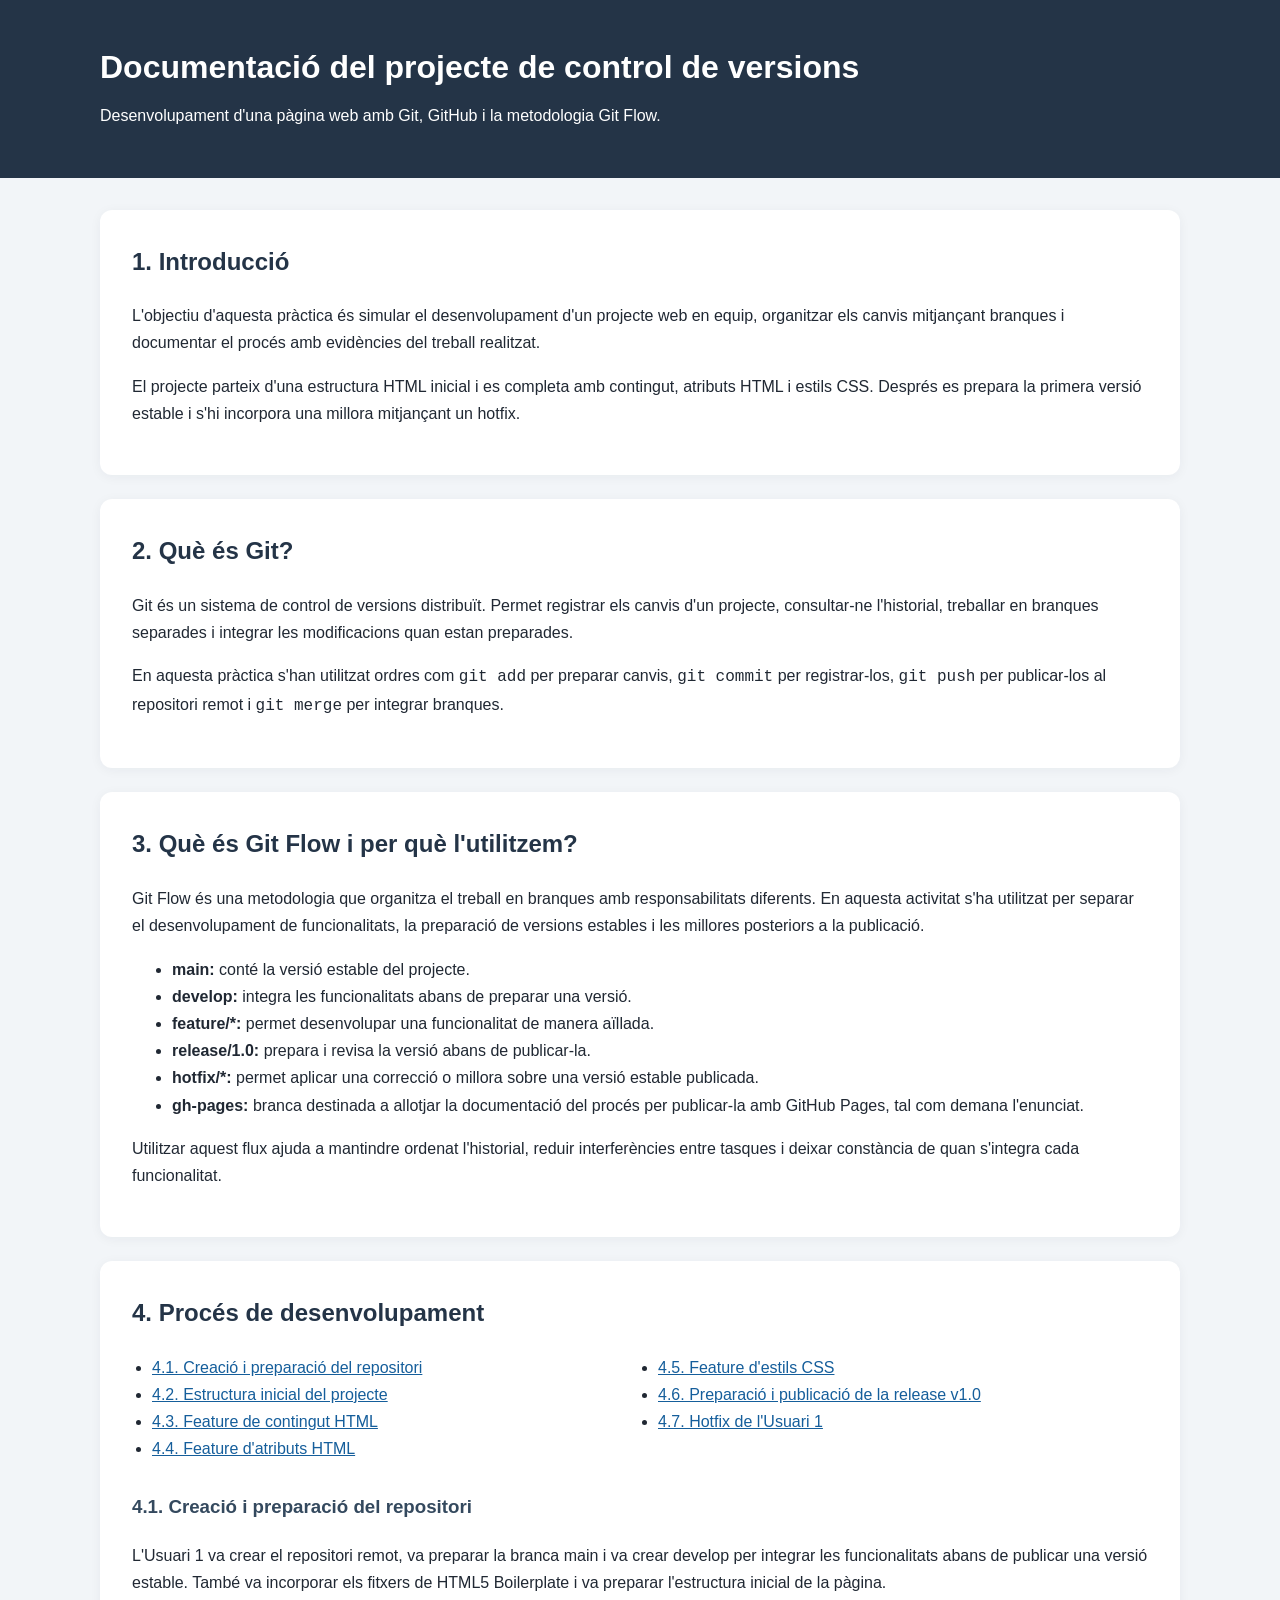
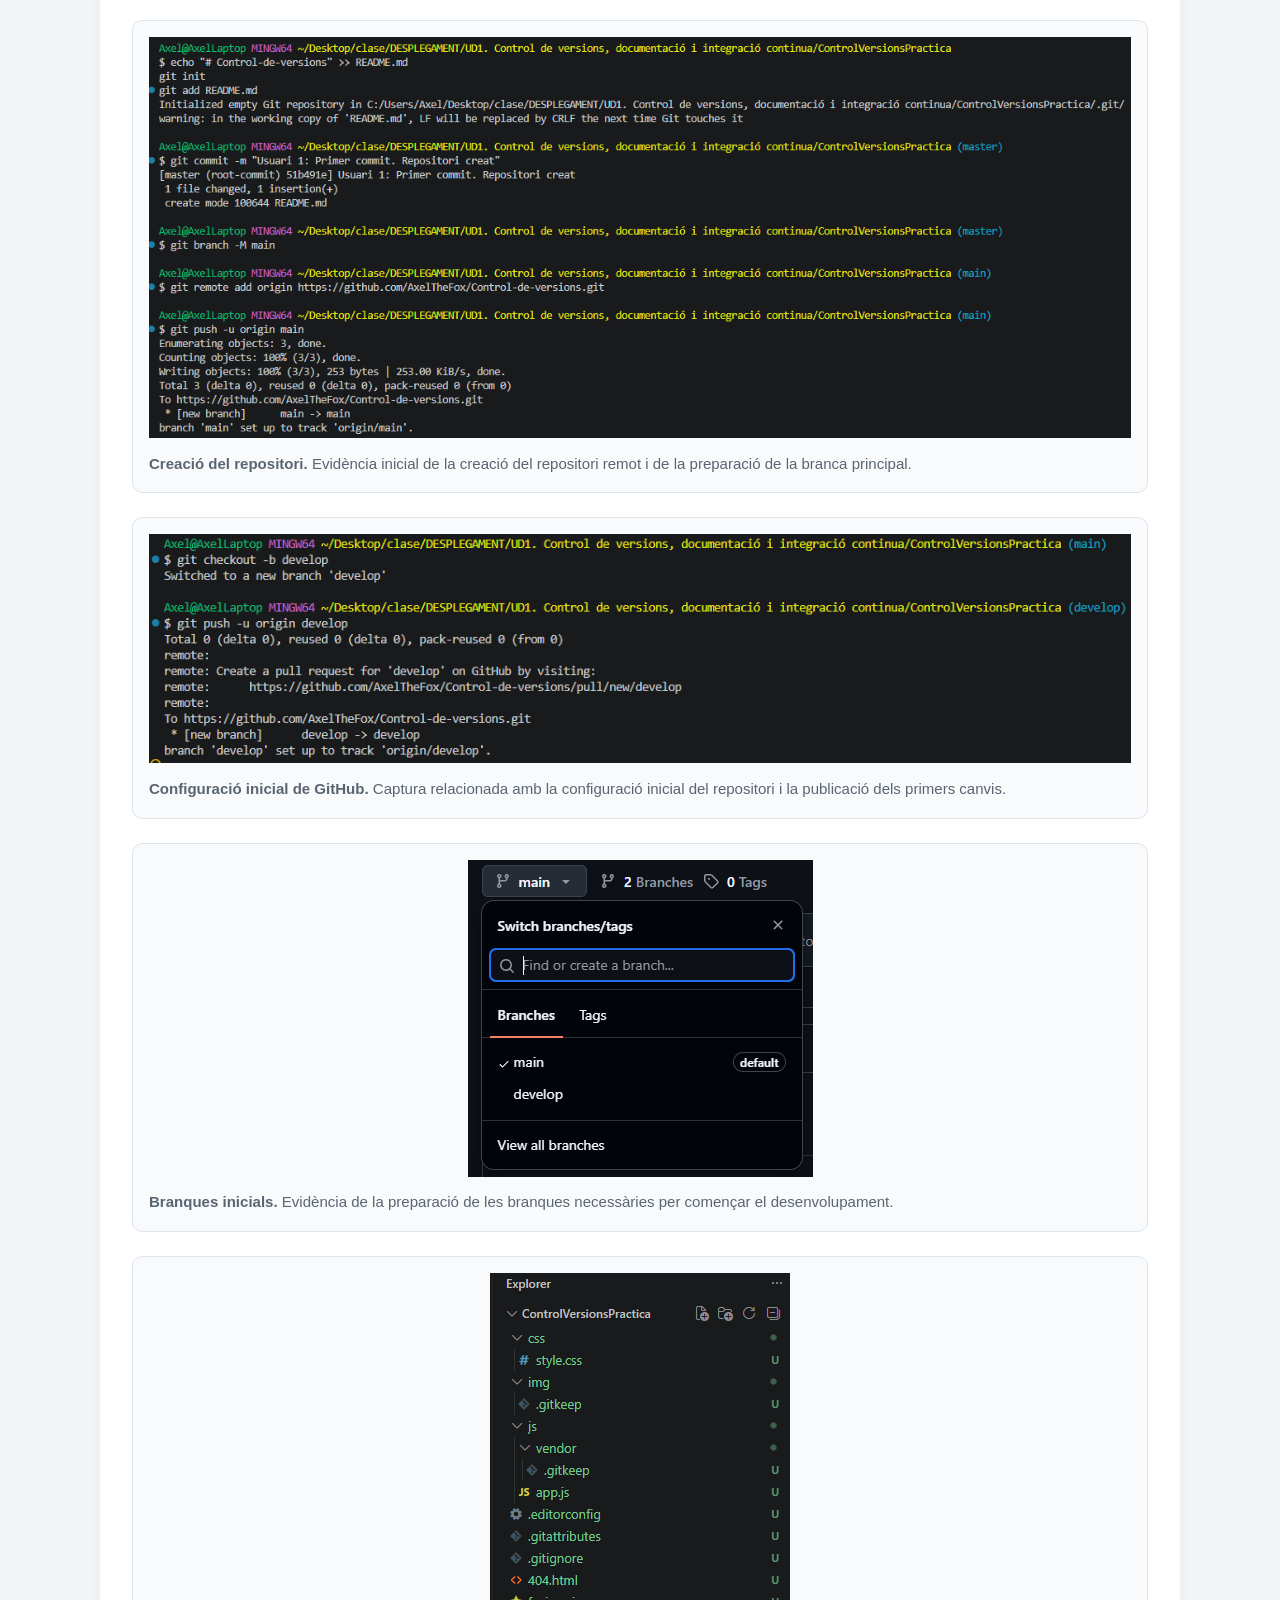
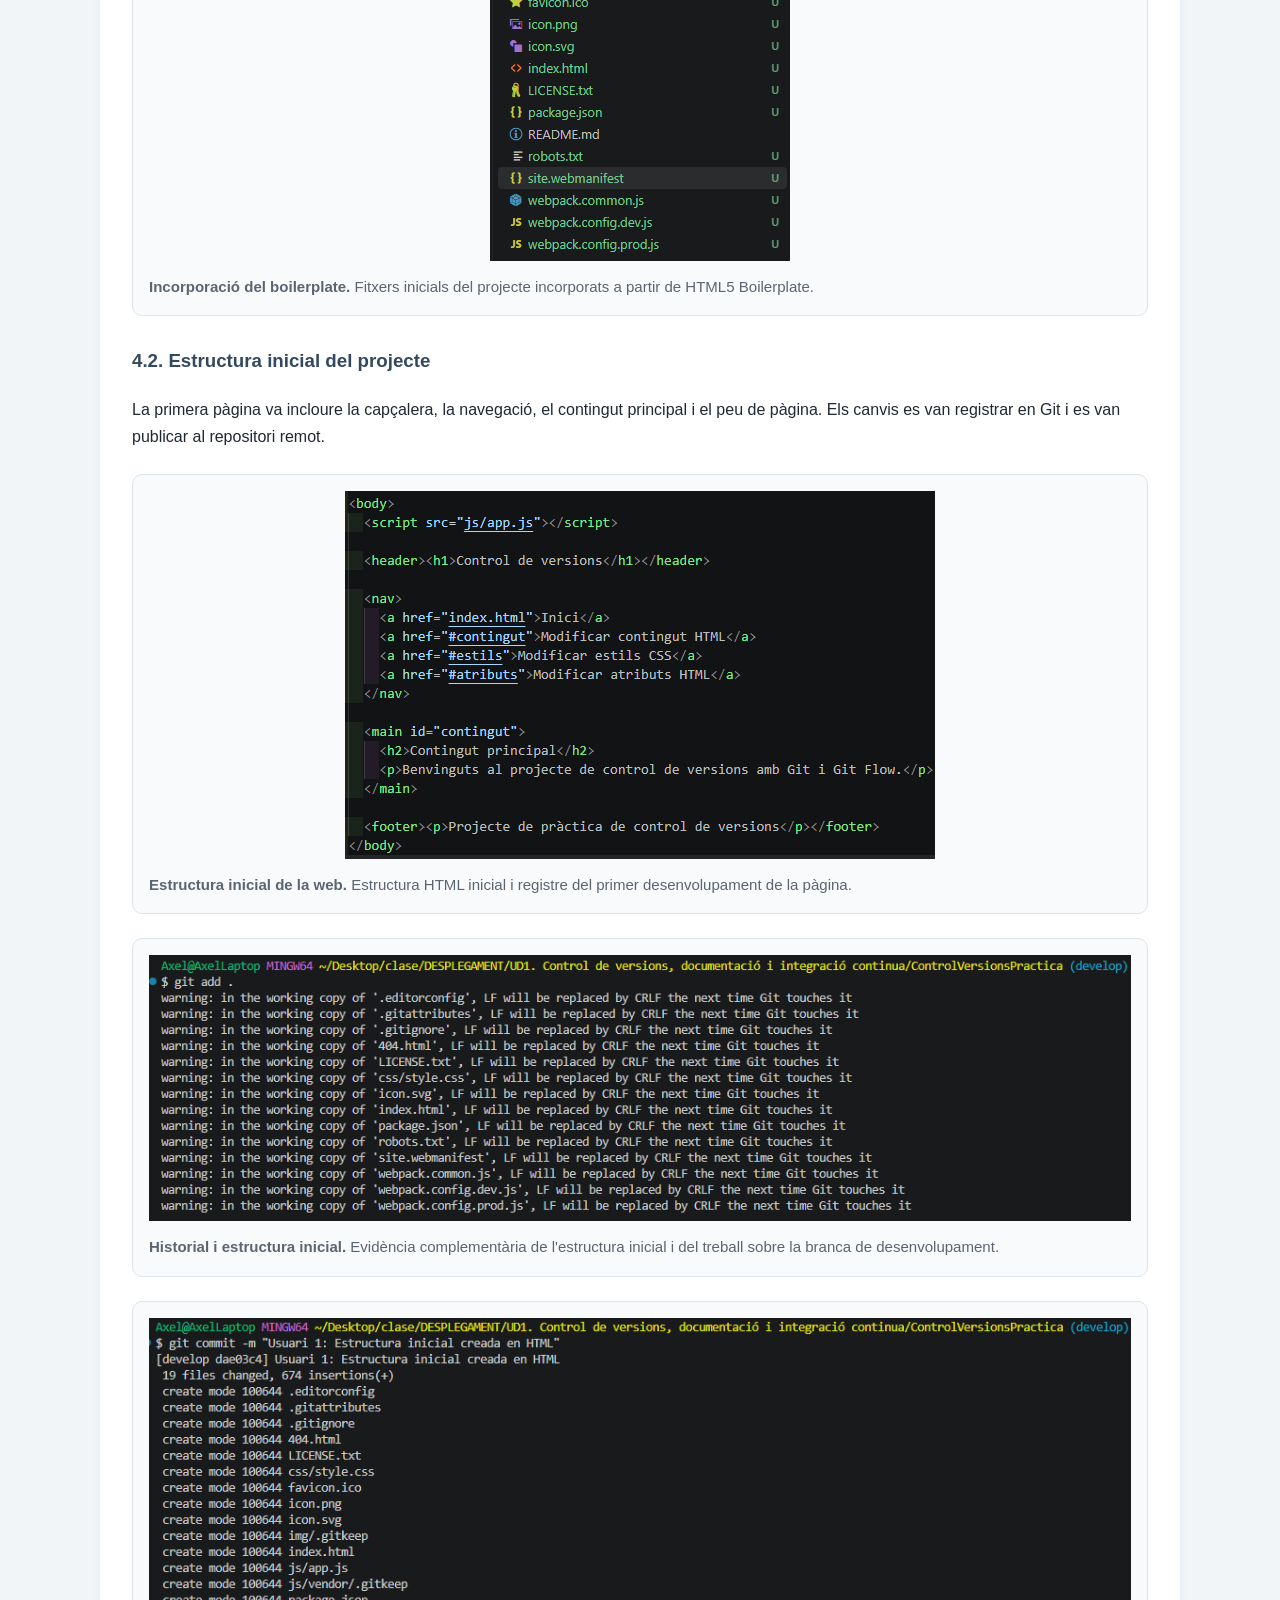
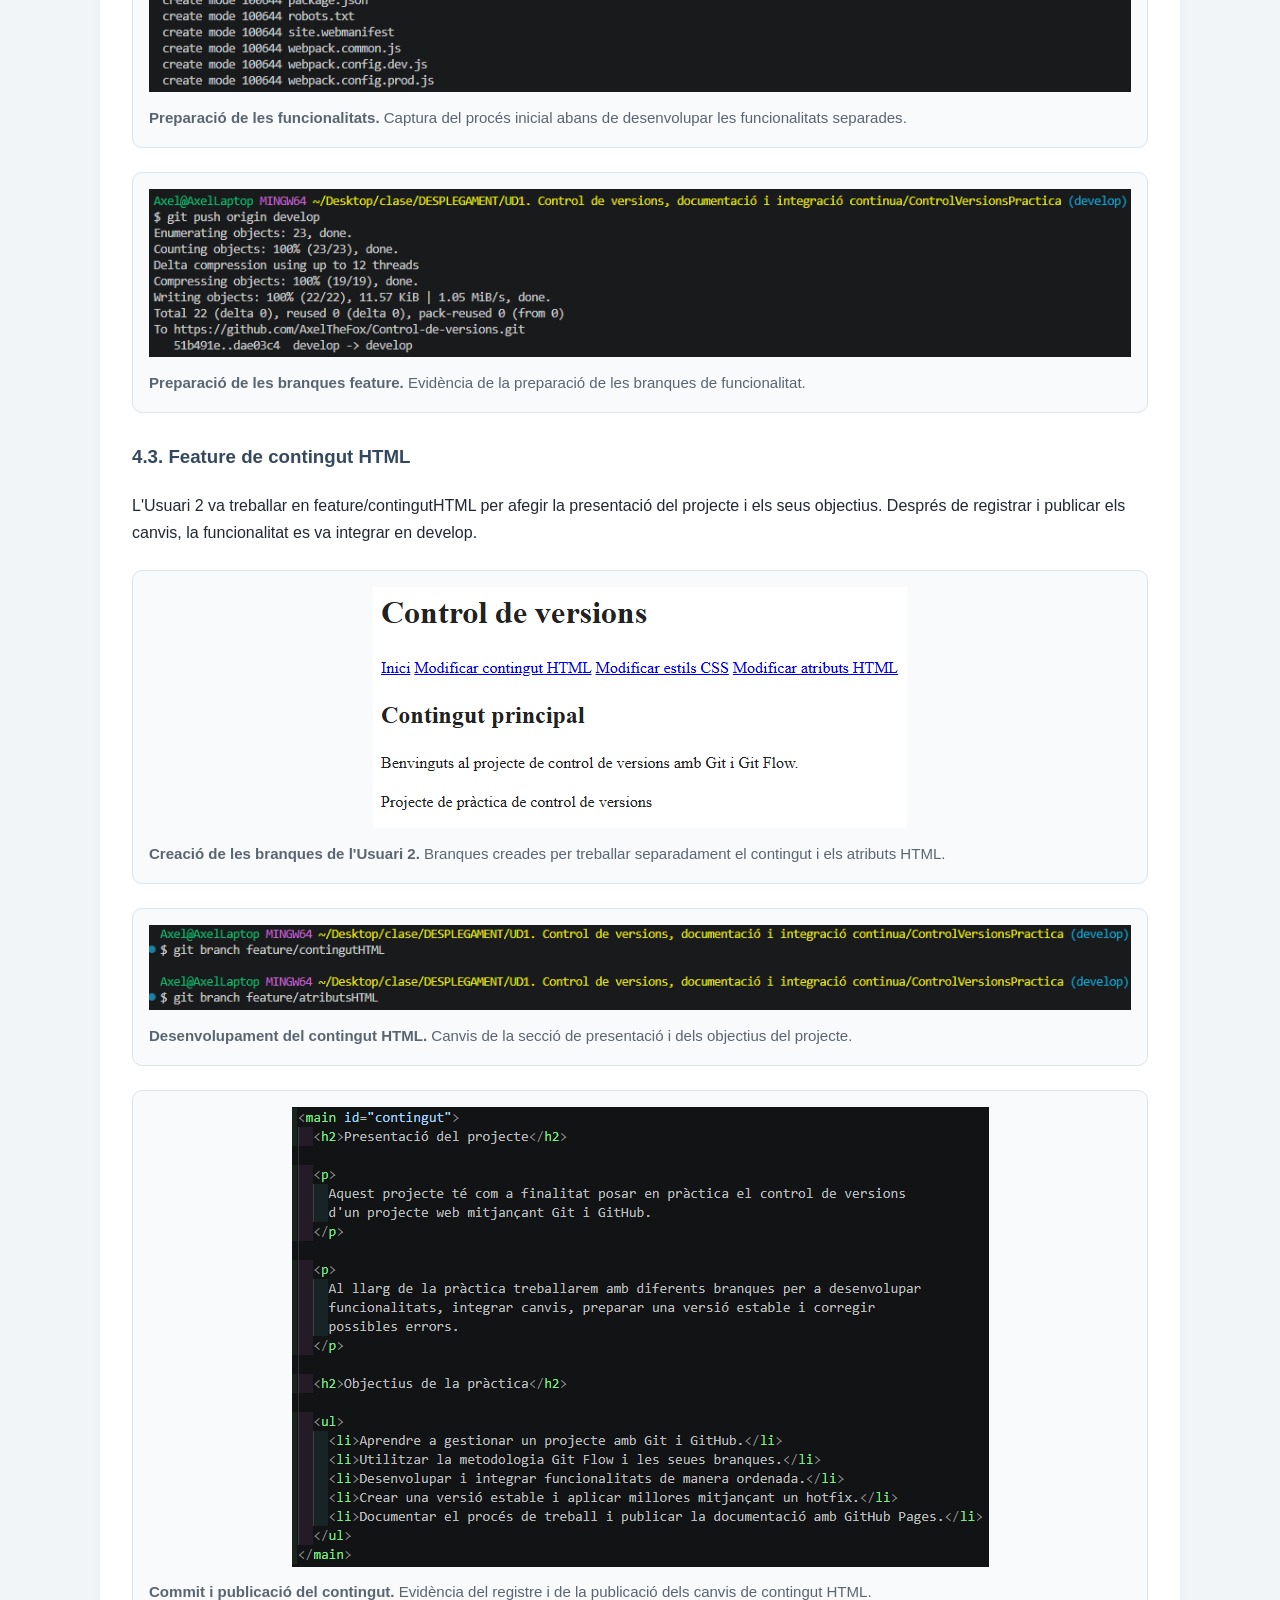
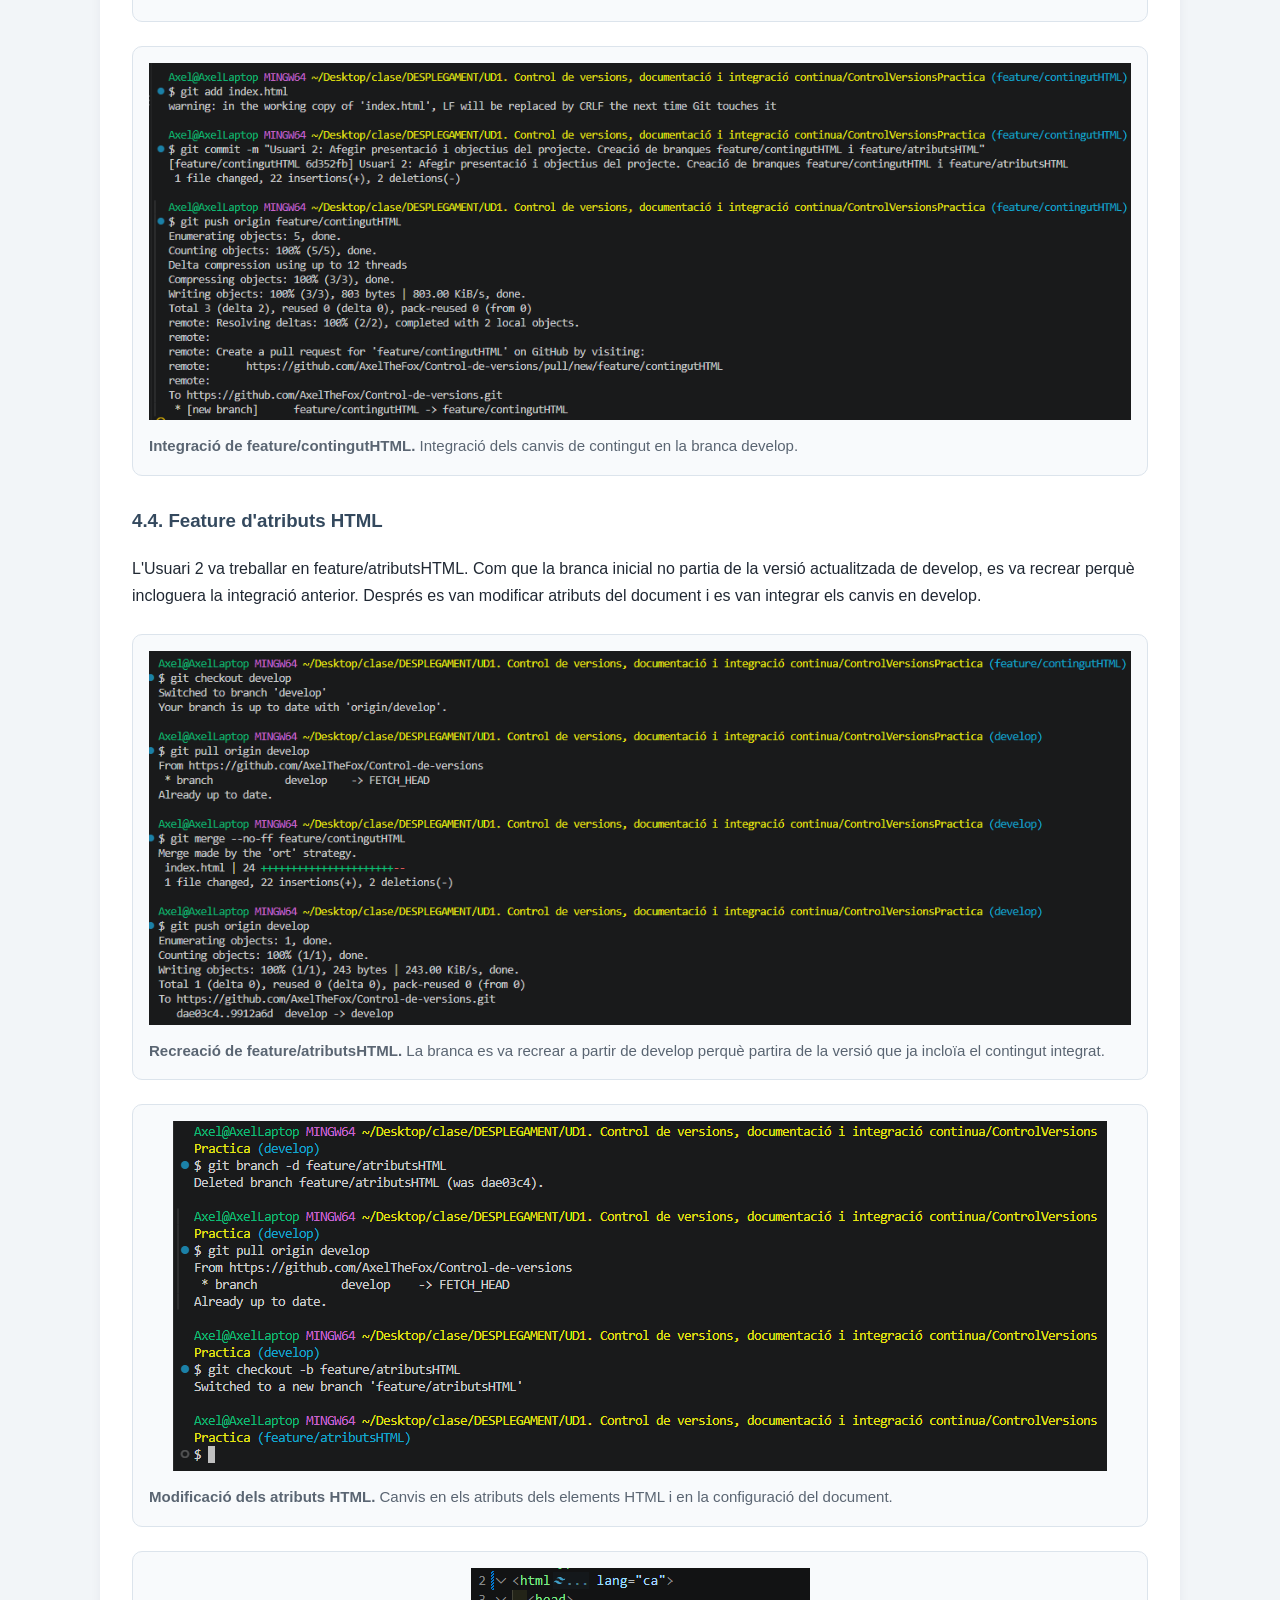
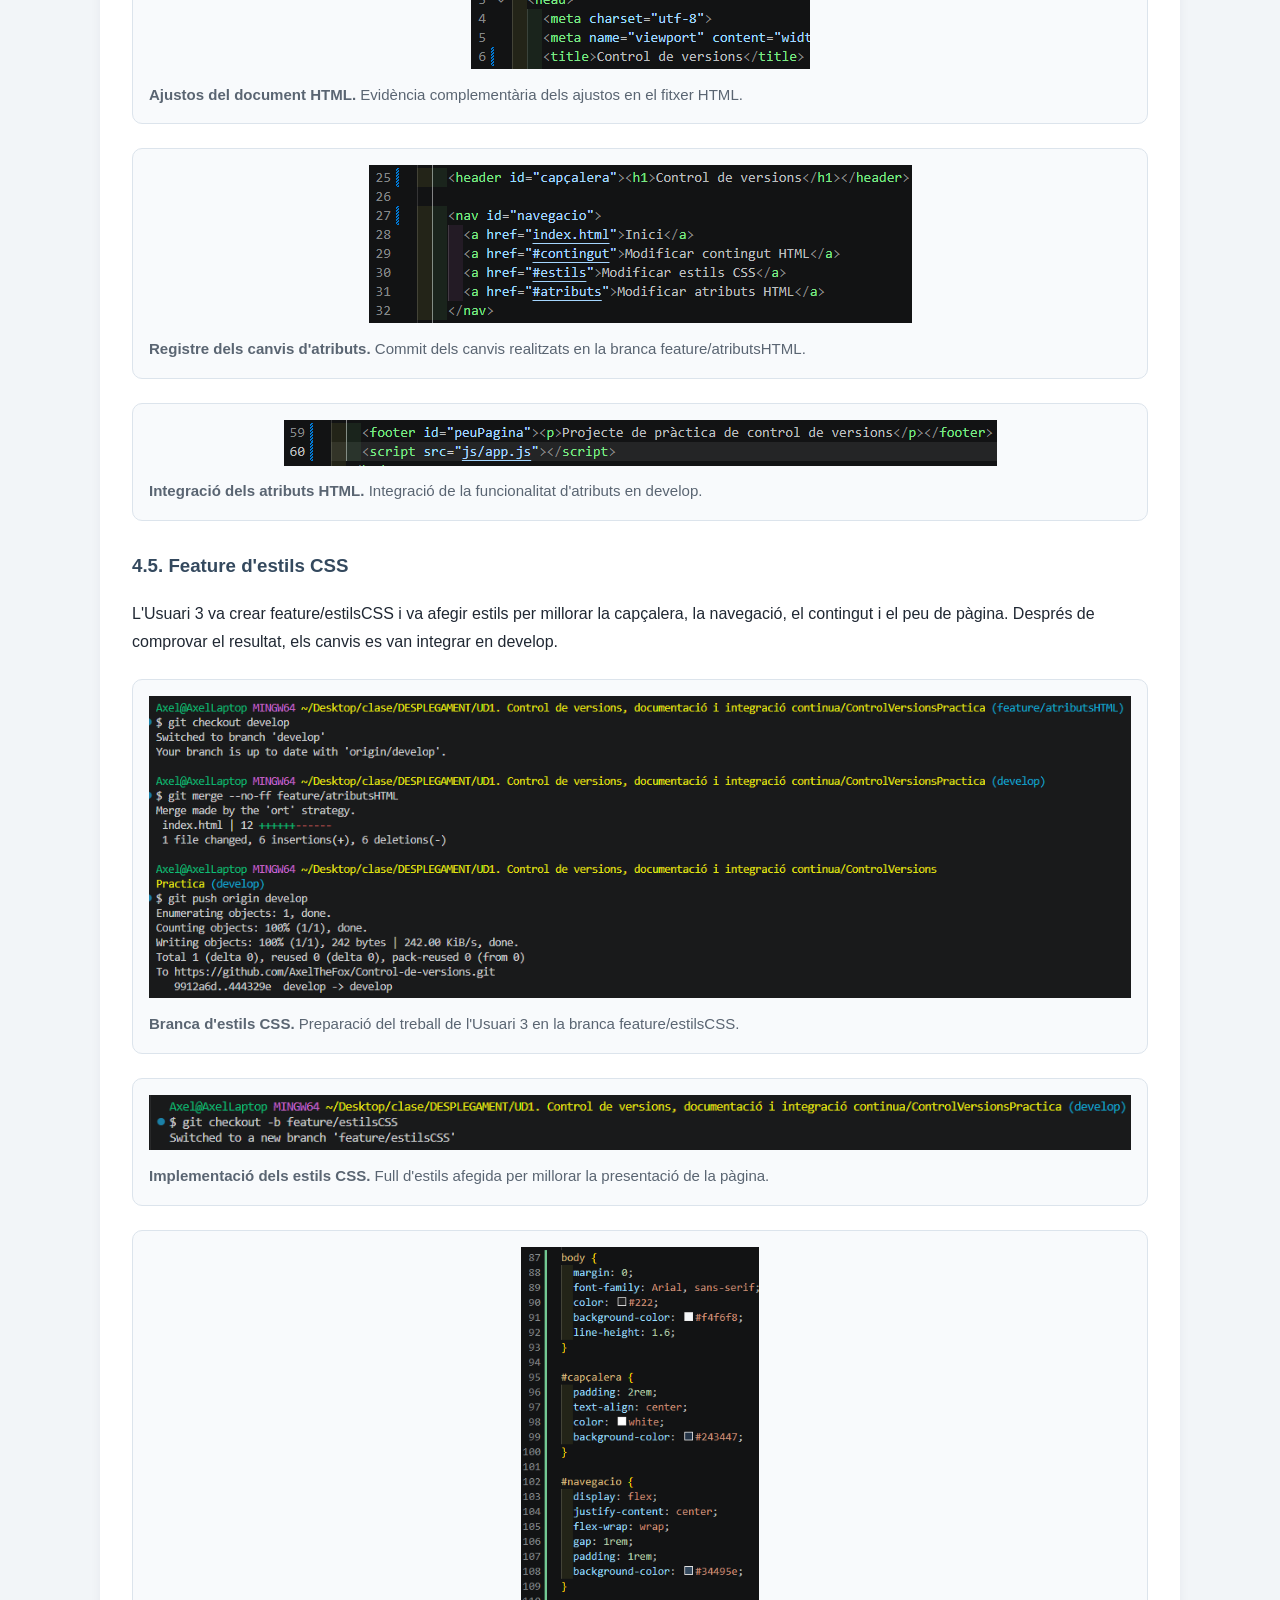
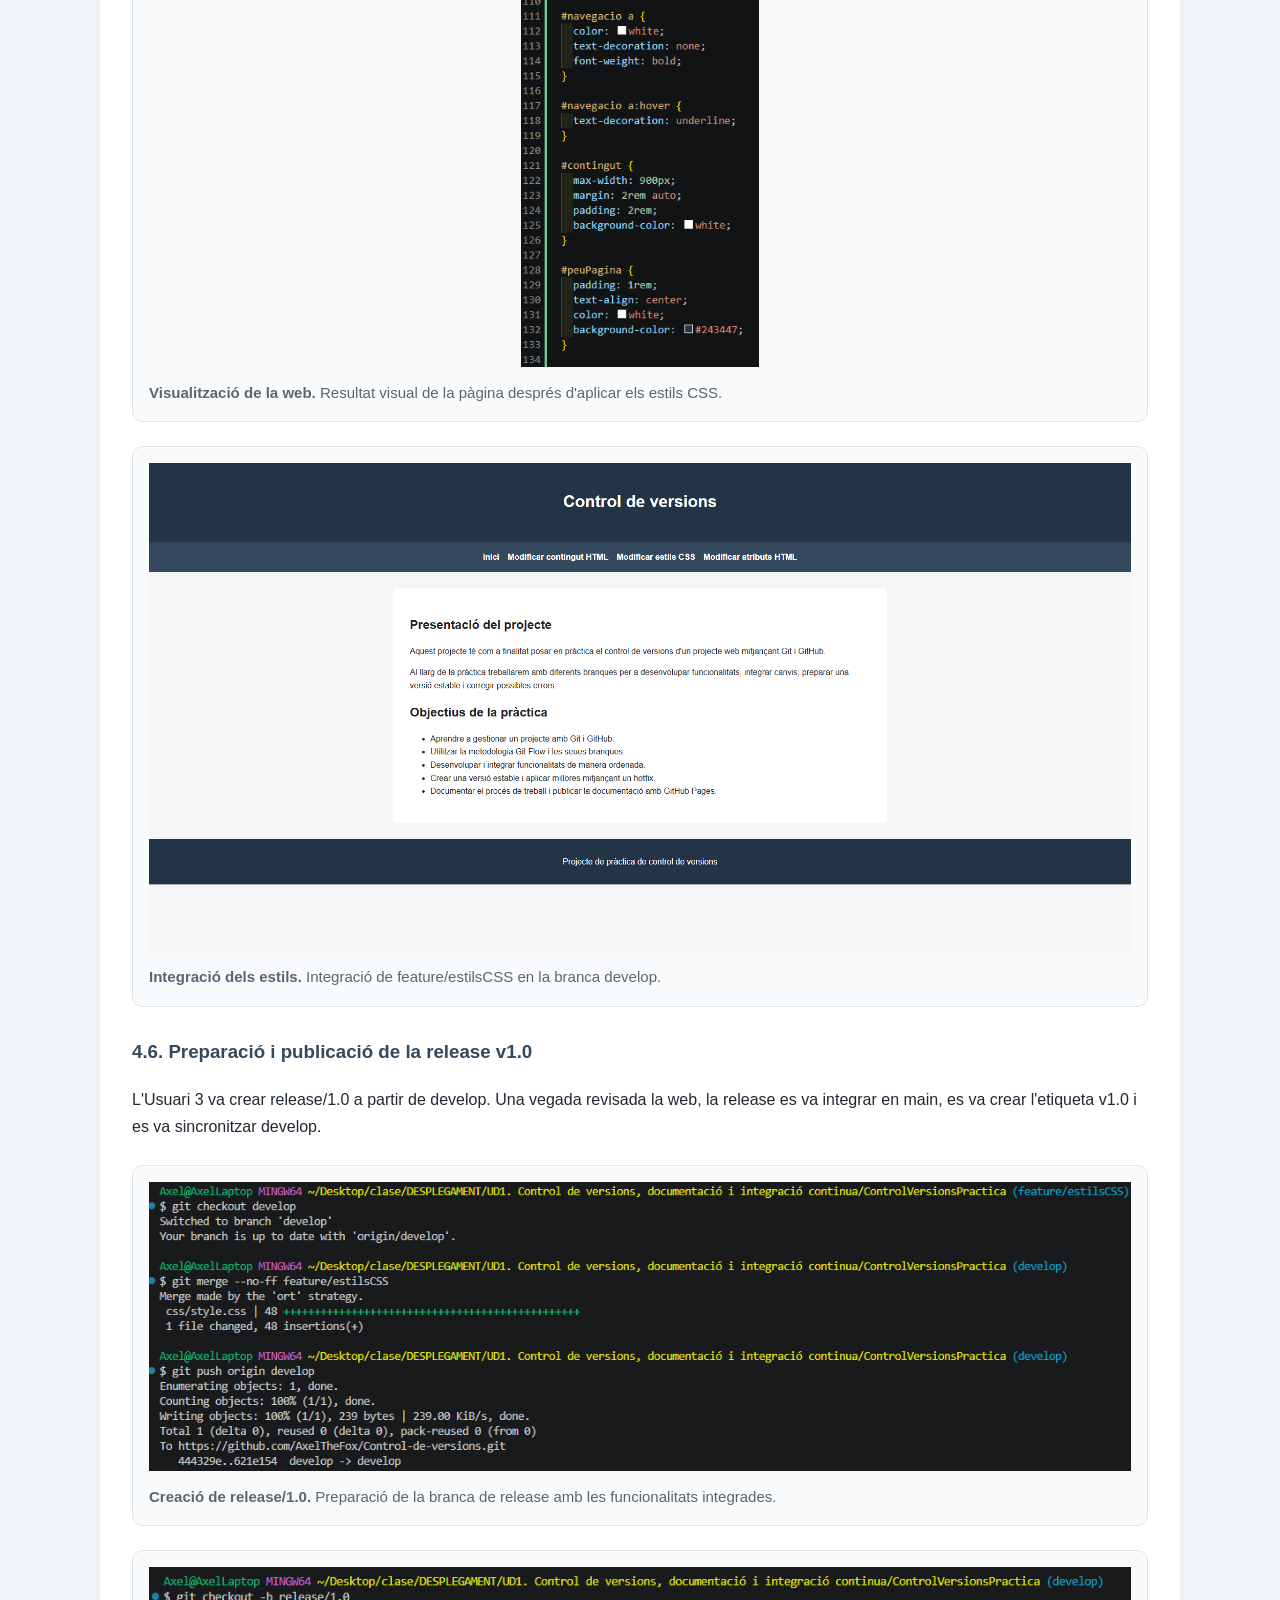
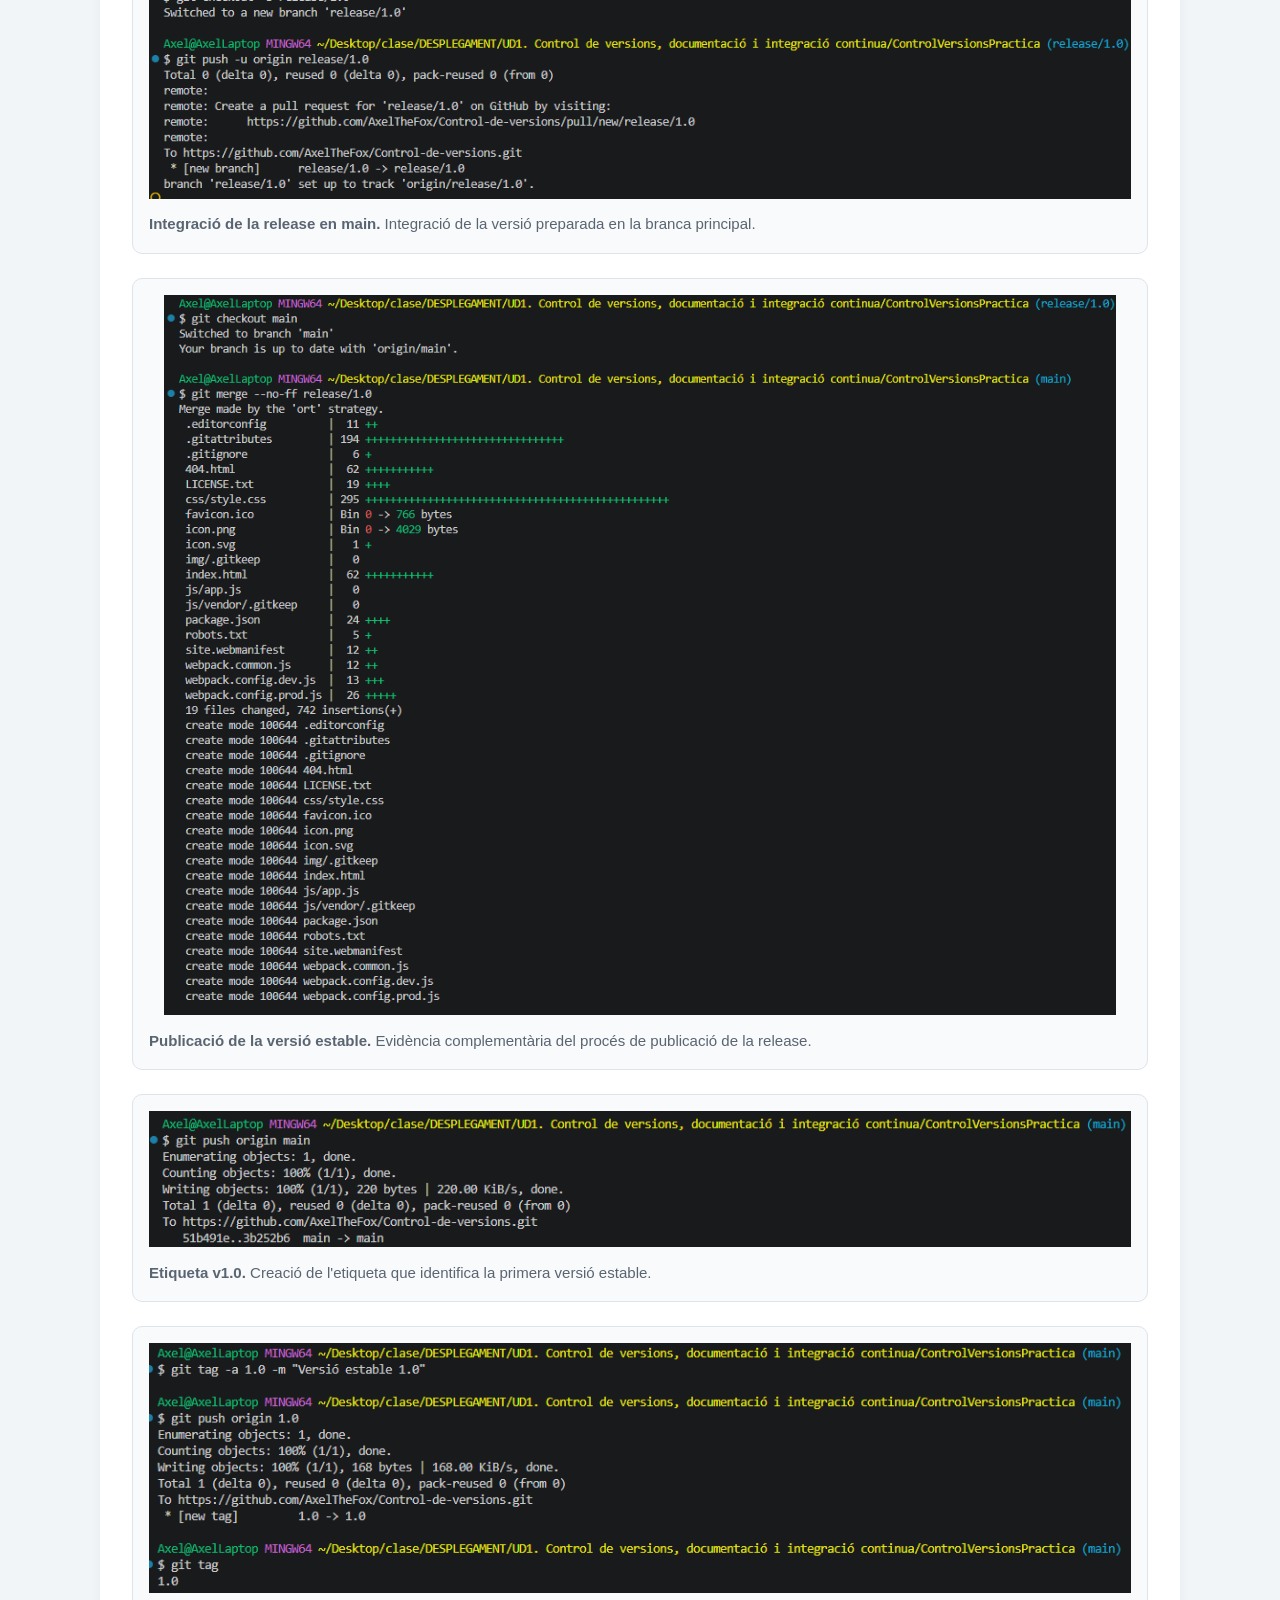
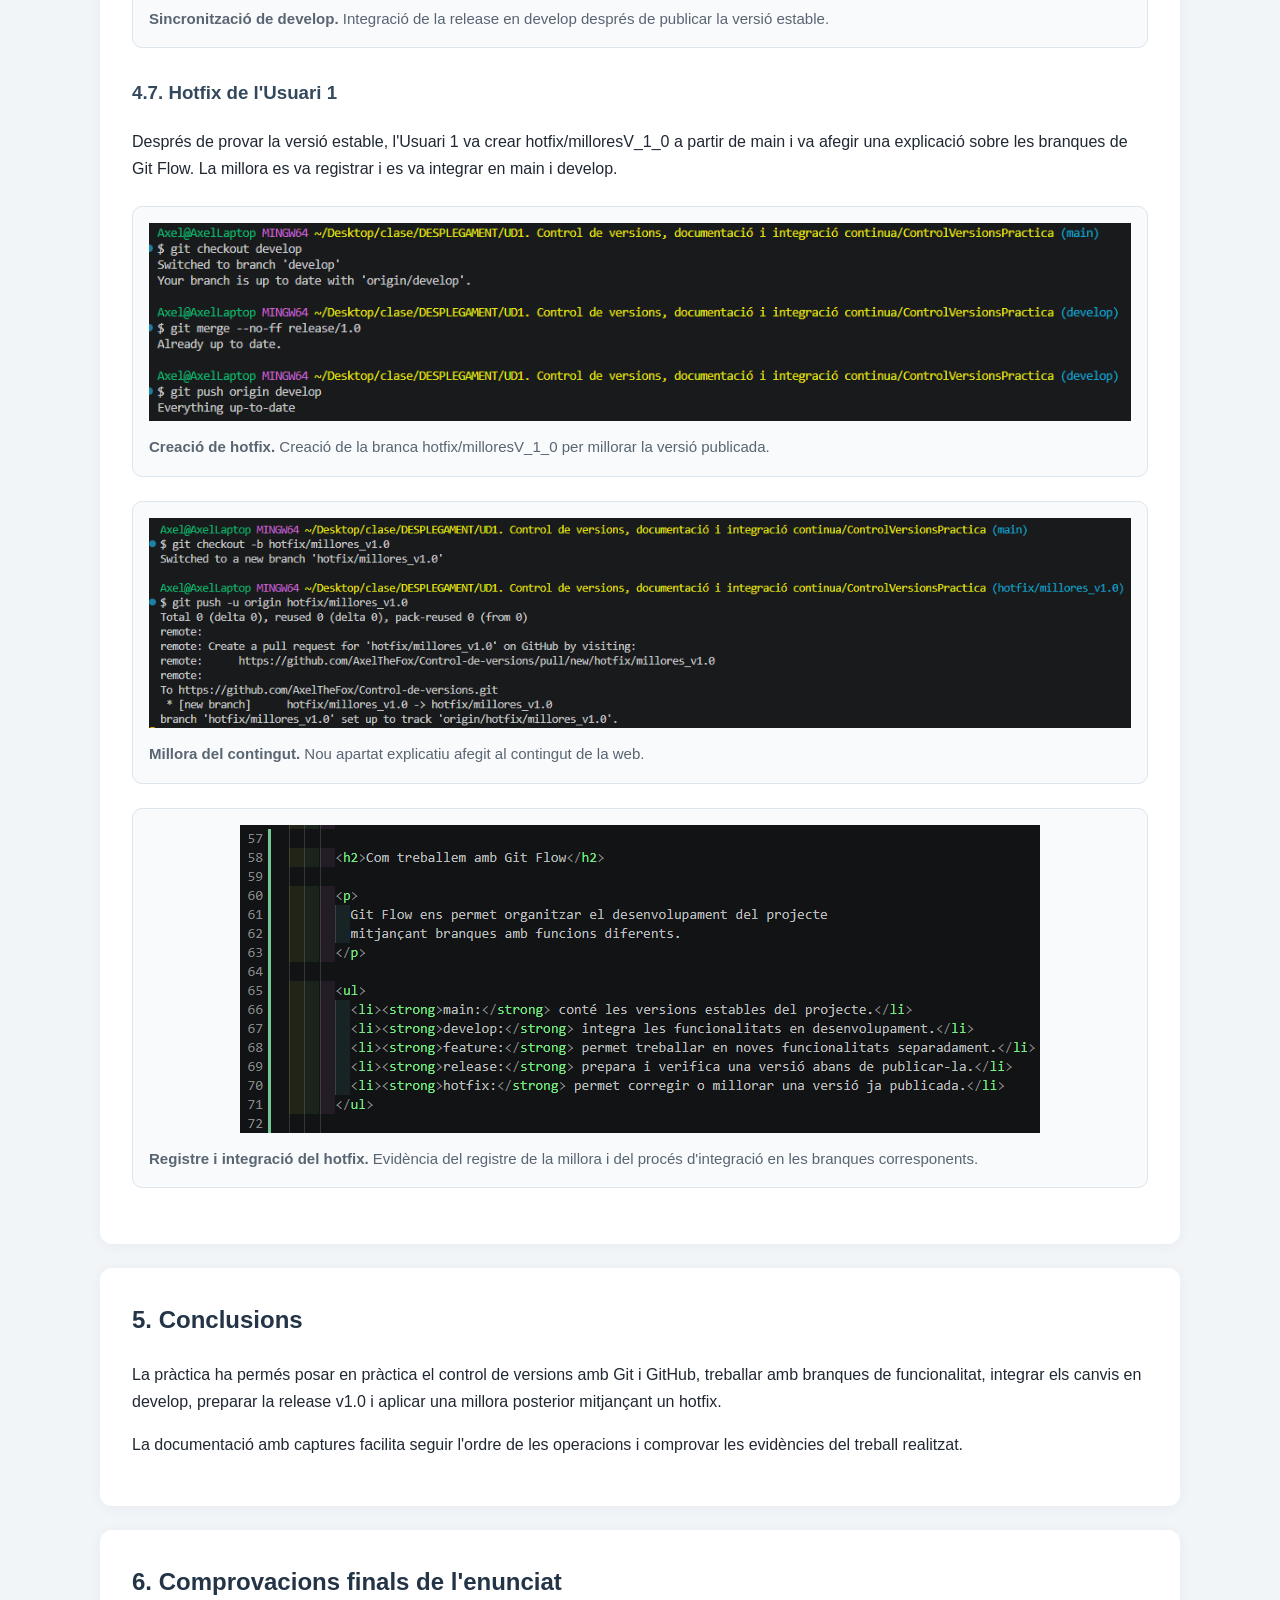
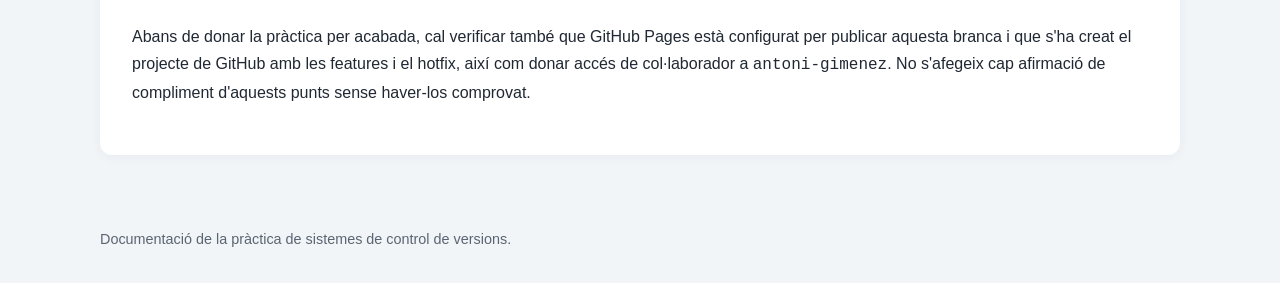
<file: documentacio/index.html>
<!doctype html>
<html lang="ca">
<head>
  <meta charset="utf-8">
  <meta name="viewport" content="width=device-width, initial-scale=1">
  <meta name="description" content="Documentació del procés de desenvolupament del projecte amb Git, GitHub i Git Flow.">
  <title>Documentació — Control de versions</title>
  <style>
    :root { color-scheme: light; --navy: #243447; --blue: #34495e; --paper: #fff; --bg: #f2f5f8; --ink: #202833; --muted: #5a6572; }
    * { box-sizing: border-box; }
    html { scroll-behavior: smooth; }
    body { margin: 0; color: var(--ink); background: var(--bg); font: 16px/1.7 Arial, sans-serif; }
    header { padding: 3rem 1.25rem; color: #fff; background: var(--navy); }
    header .inner, main, footer { width: min(1080px, calc(100% - 2rem)); margin: 0 auto; }
    h1 { margin: 0 0 .5rem; line-height: 1.2; }
    header p { margin-bottom: 0; max-width: 760px; }
    main { padding: 2rem 0 3rem; }
    section { background: var(--paper); padding: clamp(1.2rem, 3vw, 2rem); margin-bottom: 1.5rem; border-radius: 12px; box-shadow: 0 2px 12px #172b3d0d; }
    h2 { color: var(--navy); margin-top: 0; }
    h3 { color: var(--blue); margin-top: 1.8rem; }
    a { color: #155e9b; }
    nav ul { columns: 2; padding-left: 1.25rem; }
    pre { overflow-x: auto; padding: 1rem; border-radius: 8px; background: #eef2f6; }
    code { font-family: Consolas, "Courier New", monospace; }
    figure { margin: 1.5rem 0; padding: 1rem; background: #f8fafc; border: 1px solid #dce4ec; border-radius: 10px; }
    figure img { display: block; max-width: 100%; max-height: 720px; width: auto; height: auto; margin: 0 auto; object-fit: contain; }
    figcaption { margin-top: .8rem; color: var(--muted); font-size: .94rem; }
    .note { padding: 1rem; border-left: 4px solid var(--blue); background: #f0f5fa; }
    footer { color: var(--muted); padding: 0 0 2rem; font-size: .9rem; }
    @media (max-width: 640px) { nav ul { columns: 1; } header { padding: 2rem 1rem; } }
  </style>
</head>
<body>
<header><div class="inner">
  <h1>Documentació del projecte de control de versions</h1>
  <p>Desenvolupament d'una pàgina web amb Git, GitHub i la metodologia Git Flow.</p>
</div></header>
<main>
<section id="introduccio">
  <h2>1. Introducció</h2>
  <p>L'objectiu d'aquesta pràctica és simular el desenvolupament d'un projecte web en equip, organitzar els canvis mitjançant branques i documentar el procés amb evidències del treball realitzat.</p>
  <p>El projecte parteix d'una estructura HTML inicial i es completa amb contingut, atributs HTML i estils CSS. Després es prepara la primera versió estable i s'hi incorpora una millora mitjançant un hotfix.</p>
</section>
<section id="git">
  <h2>2. Què és Git?</h2>
  <p>Git és un sistema de control de versions distribuït. Permet registrar els canvis d'un projecte, consultar-ne l'historial, treballar en branques separades i integrar les modificacions quan estan preparades.</p>
  <p>En aquesta pràctica s'han utilitzat ordres com <code>git add</code> per preparar canvis, <code>git commit</code> per registrar-los, <code>git push</code> per publicar-los al repositori remot i <code>git merge</code> per integrar branques.</p>
</section>
<section id="gitflow">
  <h2>3. Què és Git Flow i per què l'utilitzem?</h2>
  <p>Git Flow és una metodologia que organitza el treball en branques amb responsabilitats diferents. En aquesta activitat s'ha utilitzat per separar el desenvolupament de funcionalitats, la preparació de versions estables i les millores posteriors a la publicació.</p>
  <ul>
    <li><strong>main:</strong> conté la versió estable del projecte.</li>
    <li><strong>develop:</strong> integra les funcionalitats abans de preparar una versió.</li>
    <li><strong>feature/*:</strong> permet desenvolupar una funcionalitat de manera aïllada.</li>
    <li><strong>release/1.0:</strong> prepara i revisa la versió abans de publicar-la.</li>
    <li><strong>hotfix/*:</strong> permet aplicar una correcció o millora sobre una versió estable publicada.</li>
    <li><strong>gh-pages:</strong> branca destinada a allotjar la documentació del procés per publicar-la amb GitHub Pages, tal com demana l'enunciat.</li>
  </ul>
  <p>Utilitzar aquest flux ajuda a mantindre ordenat l'historial, reduir interferències entre tasques i deixar constància de quan s'integra cada funcionalitat.</p>
</section>
<section id="procés">
  <h2>4. Procés de desenvolupament</h2>
  <nav aria-label="Índex de les fases"><ul>
<li><a href="#repositori">4.1. Creació i preparació del repositori</a></li>
<li><a href="#estructura">4.2. Estructura inicial del projecte</a></li>
<li><a href="#contingut">4.3. Feature de contingut HTML</a></li>
<li><a href="#atributs">4.4. Feature d&#x27;atributs HTML</a></li>
<li><a href="#estils">4.5. Feature d&#x27;estils CSS</a></li>
<li><a href="#release">4.6. Preparació i publicació de la release v1.0</a></li>
<li><a href="#hotfix">4.7. Hotfix de l&#x27;Usuari 1</a></li>
</ul></nav>
<h3 id="repositori">4.1. Creació i preparació del repositori</h3><p>L&#x27;Usuari 1 va crear el repositori remot, va preparar la branca main i va crear develop per integrar les funcionalitats abans de publicar una versió estable. També va incorporar els fitxers de HTML5 Boilerplate i va preparar l&#x27;estructura inicial de la pàgina.</p>
<figure>
      <a href="captures/captura-01.png" target="_blank" rel="noopener">
        <img src="captures/captura-01.png" alt="Creació del repositori" loading="lazy">
      </a>
      <figcaption><strong>Creació del repositori.</strong> Evidència inicial de la creació del repositori remot i de la preparació de la branca principal.</figcaption>
    </figure><figure>
      <a href="captures/captura-02.png" target="_blank" rel="noopener">
        <img src="captures/captura-02.png" alt="Configuració inicial de GitHub" loading="lazy">
      </a>
      <figcaption><strong>Configuració inicial de GitHub.</strong> Captura relacionada amb la configuració inicial del repositori i la publicació dels primers canvis.</figcaption>
    </figure><figure>
      <a href="captures/captura-03.png" target="_blank" rel="noopener">
        <img src="captures/captura-03.png" alt="Branques inicials" loading="lazy">
      </a>
      <figcaption><strong>Branques inicials.</strong> Evidència de la preparació de les branques necessàries per començar el desenvolupament.</figcaption>
    </figure><figure>
      <a href="captures/captura-04.png" target="_blank" rel="noopener">
        <img src="captures/captura-04.png" alt="Incorporació del boilerplate" loading="lazy">
      </a>
      <figcaption><strong>Incorporació del boilerplate.</strong> Fitxers inicials del projecte incorporats a partir de HTML5 Boilerplate.</figcaption>
    </figure><h3 id="estructura">4.2. Estructura inicial del projecte</h3><p>La primera pàgina va incloure la capçalera, la navegació, el contingut principal i el peu de pàgina. Els canvis es van registrar en Git i es van publicar al repositori remot.</p>
<figure>
      <a href="captures/captura-05.png" target="_blank" rel="noopener">
        <img src="captures/captura-05.png" alt="Estructura inicial de la web" loading="lazy">
      </a>
      <figcaption><strong>Estructura inicial de la web.</strong> Estructura HTML inicial i registre del primer desenvolupament de la pàgina.</figcaption>
    </figure><figure>
      <a href="captures/captura-06.png" target="_blank" rel="noopener">
        <img src="captures/captura-06.png" alt="Historial i estructura inicial" loading="lazy">
      </a>
      <figcaption><strong>Historial i estructura inicial.</strong> Evidència complementària de l&#x27;estructura inicial i del treball sobre la branca de desenvolupament.</figcaption>
    </figure><figure>
      <a href="captures/captura-07.png" target="_blank" rel="noopener">
        <img src="captures/captura-07.png" alt="Preparació de les funcionalitats" loading="lazy">
      </a>
      <figcaption><strong>Preparació de les funcionalitats.</strong> Captura del procés inicial abans de desenvolupar les funcionalitats separades.</figcaption>
    </figure><figure>
      <a href="captures/captura-08.png" target="_blank" rel="noopener">
        <img src="captures/captura-08.png" alt="Preparació de les branques feature" loading="lazy">
      </a>
      <figcaption><strong>Preparació de les branques feature.</strong> Evidència de la preparació de les branques de funcionalitat.</figcaption>
    </figure><h3 id="contingut">4.3. Feature de contingut HTML</h3><p>L&#x27;Usuari 2 va treballar en feature/contingutHTML per afegir la presentació del projecte i els seus objectius. Després de registrar i publicar els canvis, la funcionalitat es va integrar en develop.</p>
<figure>
      <a href="captures/captura-09.png" target="_blank" rel="noopener">
        <img src="captures/captura-09.png" alt="Creació de les branques de l&#x27;Usuari 2" loading="lazy">
      </a>
      <figcaption><strong>Creació de les branques de l&#x27;Usuari 2.</strong> Branques creades per treballar separadament el contingut i els atributs HTML.</figcaption>
    </figure><figure>
      <a href="captures/captura-10.png" target="_blank" rel="noopener">
        <img src="captures/captura-10.png" alt="Desenvolupament del contingut HTML" loading="lazy">
      </a>
      <figcaption><strong>Desenvolupament del contingut HTML.</strong> Canvis de la secció de presentació i dels objectius del projecte.</figcaption>
    </figure><figure>
      <a href="captures/captura-11.png" target="_blank" rel="noopener">
        <img src="captures/captura-11.png" alt="Commit i publicació del contingut" loading="lazy">
      </a>
      <figcaption><strong>Commit i publicació del contingut.</strong> Evidència del registre i de la publicació dels canvis de contingut HTML.</figcaption>
    </figure><figure>
      <a href="captures/captura-12.png" target="_blank" rel="noopener">
        <img src="captures/captura-12.png" alt="Integració de feature/contingutHTML" loading="lazy">
      </a>
      <figcaption><strong>Integració de feature/contingutHTML.</strong> Integració dels canvis de contingut en la branca develop.</figcaption>
    </figure><h3 id="atributs">4.4. Feature d&#x27;atributs HTML</h3><p>L&#x27;Usuari 2 va treballar en feature/atributsHTML. Com que la branca inicial no partia de la versió actualitzada de develop, es va recrear perquè incloguera la integració anterior. Després es van modificar atributs del document i es van integrar els canvis en develop.</p>
<figure>
      <a href="captures/captura-13.png" target="_blank" rel="noopener">
        <img src="captures/captura-13.png" alt="Recreació de feature/atributsHTML" loading="lazy">
      </a>
      <figcaption><strong>Recreació de feature/atributsHTML.</strong> La branca es va recrear a partir de develop perquè partira de la versió que ja incloïa el contingut integrat.</figcaption>
    </figure><figure>
      <a href="captures/captura-14.png" target="_blank" rel="noopener">
        <img src="captures/captura-14.png" alt="Modificació dels atributs HTML" loading="lazy">
      </a>
      <figcaption><strong>Modificació dels atributs HTML.</strong> Canvis en els atributs dels elements HTML i en la configuració del document.</figcaption>
    </figure><figure>
      <a href="captures/captura-15.png" target="_blank" rel="noopener">
        <img src="captures/captura-15.png" alt="Ajustos del document HTML" loading="lazy">
      </a>
      <figcaption><strong>Ajustos del document HTML.</strong> Evidència complementària dels ajustos en el fitxer HTML.</figcaption>
    </figure><figure>
      <a href="captures/captura-16.png" target="_blank" rel="noopener">
        <img src="captures/captura-16.png" alt="Registre dels canvis d&#x27;atributs" loading="lazy">
      </a>
      <figcaption><strong>Registre dels canvis d&#x27;atributs.</strong> Commit dels canvis realitzats en la branca feature/atributsHTML.</figcaption>
    </figure><figure>
      <a href="captures/captura-17.png" target="_blank" rel="noopener">
        <img src="captures/captura-17.png" alt="Integració dels atributs HTML" loading="lazy">
      </a>
      <figcaption><strong>Integració dels atributs HTML.</strong> Integració de la funcionalitat d&#x27;atributs en develop.</figcaption>
    </figure><h3 id="estils">4.5. Feature d&#x27;estils CSS</h3><p>L&#x27;Usuari 3 va crear feature/estilsCSS i va afegir estils per millorar la capçalera, la navegació, el contingut i el peu de pàgina. Després de comprovar el resultat, els canvis es van integrar en develop.</p>
<figure>
      <a href="captures/captura-18.png" target="_blank" rel="noopener">
        <img src="captures/captura-18.png" alt="Branca d&#x27;estils CSS" loading="lazy">
      </a>
      <figcaption><strong>Branca d&#x27;estils CSS.</strong> Preparació del treball de l&#x27;Usuari 3 en la branca feature/estilsCSS.</figcaption>
    </figure><figure>
      <a href="captures/captura-19.png" target="_blank" rel="noopener">
        <img src="captures/captura-19.png" alt="Implementació dels estils CSS" loading="lazy">
      </a>
      <figcaption><strong>Implementació dels estils CSS.</strong> Full d&#x27;estils afegida per millorar la presentació de la pàgina.</figcaption>
    </figure><figure>
      <a href="captures/captura-20.png" target="_blank" rel="noopener">
        <img src="captures/captura-20.png" alt="Visualització de la web" loading="lazy">
      </a>
      <figcaption><strong>Visualització de la web.</strong> Resultat visual de la pàgina després d&#x27;aplicar els estils CSS.</figcaption>
    </figure><figure>
      <a href="captures/captura-21.png" target="_blank" rel="noopener">
        <img src="captures/captura-21.png" alt="Integració dels estils" loading="lazy">
      </a>
      <figcaption><strong>Integració dels estils.</strong> Integració de feature/estilsCSS en la branca develop.</figcaption>
    </figure><h3 id="release">4.6. Preparació i publicació de la release v1.0</h3><p>L&#x27;Usuari 3 va crear release/1.0 a partir de develop. Una vegada revisada la web, la release es va integrar en main, es va crear l&#x27;etiqueta v1.0 i es va sincronitzar develop.</p>
<figure>
      <a href="captures/captura-22.png" target="_blank" rel="noopener">
        <img src="captures/captura-22.png" alt="Creació de release/1.0" loading="lazy">
      </a>
      <figcaption><strong>Creació de release/1.0.</strong> Preparació de la branca de release amb les funcionalitats integrades.</figcaption>
    </figure><figure>
      <a href="captures/captura-23.png" target="_blank" rel="noopener">
        <img src="captures/captura-23.png" alt="Integració de la release en main" loading="lazy">
      </a>
      <figcaption><strong>Integració de la release en main.</strong> Integració de la versió preparada en la branca principal.</figcaption>
    </figure><figure>
      <a href="captures/captura-24.png" target="_blank" rel="noopener">
        <img src="captures/captura-24.png" alt="Publicació de la versió estable" loading="lazy">
      </a>
      <figcaption><strong>Publicació de la versió estable.</strong> Evidència complementària del procés de publicació de la release.</figcaption>
    </figure><figure>
      <a href="captures/captura-25.png" target="_blank" rel="noopener">
        <img src="captures/captura-25.png" alt="Etiqueta v1.0" loading="lazy">
      </a>
      <figcaption><strong>Etiqueta v1.0.</strong> Creació de l&#x27;etiqueta que identifica la primera versió estable.</figcaption>
    </figure><figure>
      <a href="captures/captura-26.png" target="_blank" rel="noopener">
        <img src="captures/captura-26.png" alt="Sincronització de develop" loading="lazy">
      </a>
      <figcaption><strong>Sincronització de develop.</strong> Integració de la release en develop després de publicar la versió estable.</figcaption>
    </figure><h3 id="hotfix">4.7. Hotfix de l&#x27;Usuari 1</h3><p>Després de provar la versió estable, l&#x27;Usuari 1 va crear hotfix/milloresV_1_0 a partir de main i va afegir una explicació sobre les branques de Git Flow. La millora es va registrar i es va integrar en main i develop.</p>
<figure>
      <a href="captures/captura-27.png" target="_blank" rel="noopener">
        <img src="captures/captura-27.png" alt="Creació de hotfix" loading="lazy">
      </a>
      <figcaption><strong>Creació de hotfix.</strong> Creació de la branca hotfix/milloresV_1_0 per millorar la versió publicada.</figcaption>
    </figure><figure>
      <a href="captures/captura-28.png" target="_blank" rel="noopener">
        <img src="captures/captura-28.png" alt="Millora del contingut" loading="lazy">
      </a>
      <figcaption><strong>Millora del contingut.</strong> Nou apartat explicatiu afegit al contingut de la web.</figcaption>
    </figure><figure>
      <a href="captures/captura-29.png" target="_blank" rel="noopener">
        <img src="captures/captura-29.png" alt="Registre i integració del hotfix" loading="lazy">
      </a>
      <figcaption><strong>Registre i integració del hotfix.</strong> Evidència del registre de la millora i del procés d&#x27;integració en les branques corresponents.</figcaption>
    </figure></section>
<section id="conclusions">
  <h2>5. Conclusions</h2>
  <p>La pràctica ha permés posar en pràctica el control de versions amb Git i GitHub, treballar amb branques de funcionalitat, integrar els canvis en develop, preparar la release v1.0 i aplicar una millora posterior mitjançant un hotfix.</p>
  <p>La documentació amb captures facilita seguir l'ordre de les operacions i comprovar les evidències del treball realitzat.</p>
</section>
<section id="pendents">
  <h2>6. Comprovacions finals de l'enunciat</h2>
  <p>Abans de donar la pràctica per acabada, cal verificar també que GitHub Pages està configurat per publicar aquesta branca i que s'ha creat el projecte de GitHub amb les features i el hotfix, així com donar accés de col·laborador a <code>antoni-gimenez</code>. No s'afegeix cap afirmació de compliment d'aquests punts sense haver-los comprovat.</p>
</section>
</main>
<footer>Documentació de la pràctica de sistemes de control de versions.</footer>
</body>
</html>
</file>
